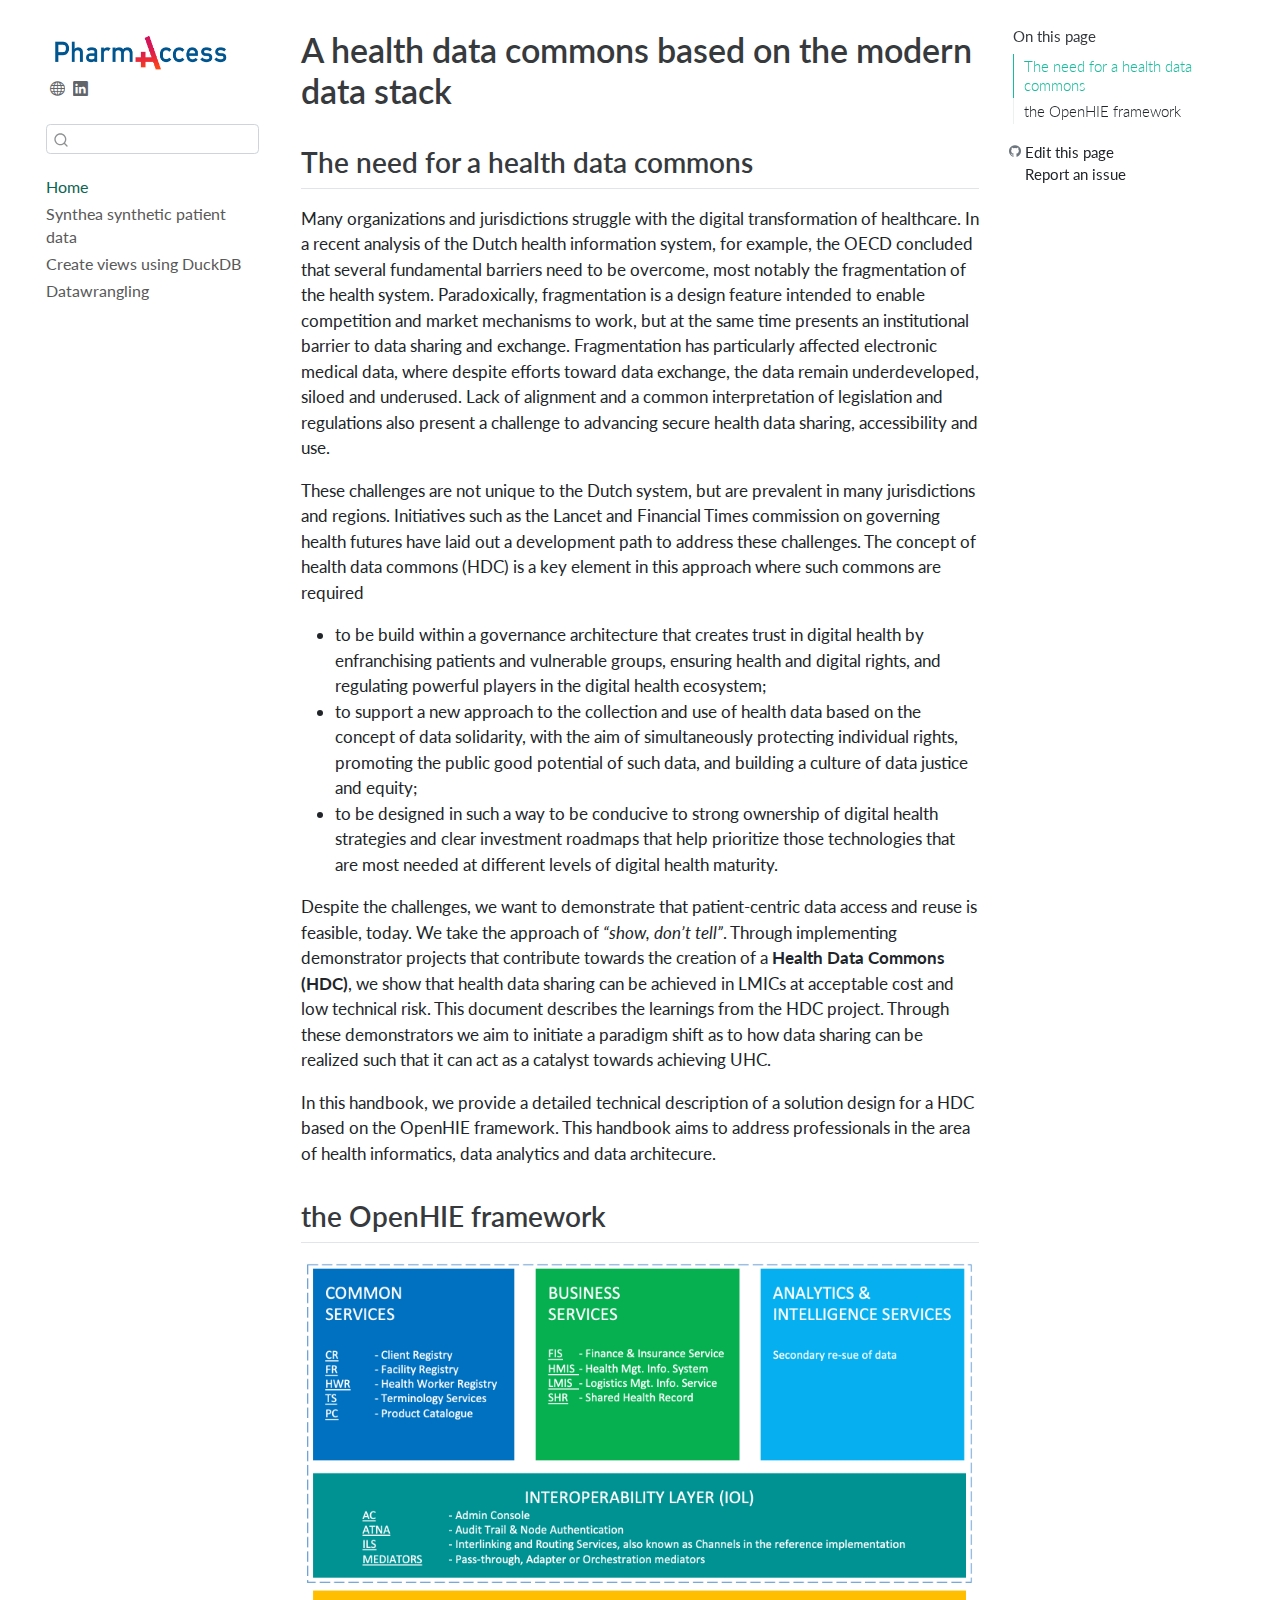
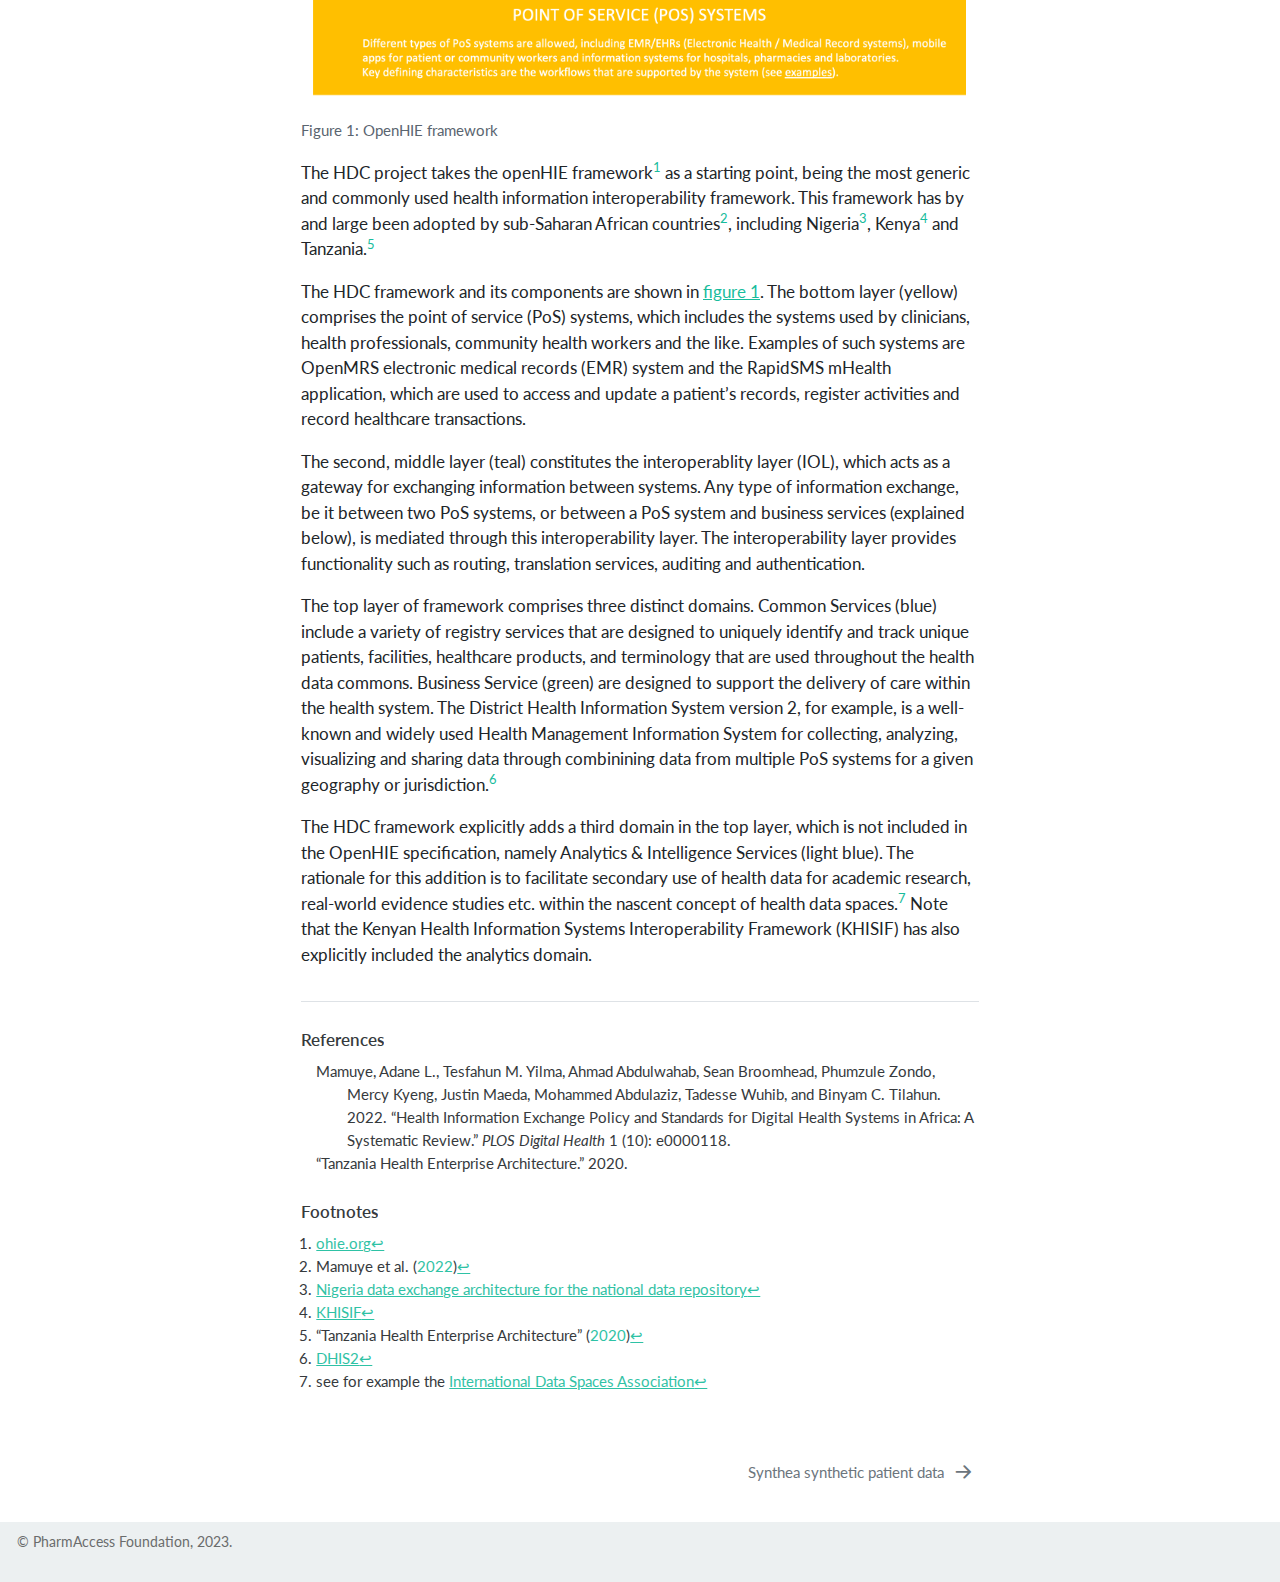
<file: src/index.html>
<!DOCTYPE html>
<html xmlns="http://www.w3.org/1999/xhtml" lang="en" xml:lang="en"><head>

<meta charset="utf-8">
<meta name="generator" content="quarto-1.3.450">

<meta name="viewport" content="width=device-width, initial-scale=1.0, user-scalable=yes">


<title>Data Analytics Handbook - A health data commons based on the modern data stack</title>
<style>
code{white-space: pre-wrap;}
span.smallcaps{font-variant: small-caps;}
div.columns{display: flex; gap: min(4vw, 1.5em);}
div.column{flex: auto; overflow-x: auto;}
div.hanging-indent{margin-left: 1.5em; text-indent: -1.5em;}
ul.task-list{list-style: none;}
ul.task-list li input[type="checkbox"] {
  width: 0.8em;
  margin: 0 0.8em 0.2em -1em; /* quarto-specific, see https://github.com/quarto-dev/quarto-cli/issues/4556 */ 
  vertical-align: middle;
}
/* CSS for citations */
div.csl-bib-body { }
div.csl-entry {
  clear: both;
}
.hanging-indent div.csl-entry {
  margin-left:2em;
  text-indent:-2em;
}
div.csl-left-margin {
  min-width:2em;
  float:left;
}
div.csl-right-inline {
  margin-left:2em;
  padding-left:1em;
}
div.csl-indent {
  margin-left: 2em;
}</style>


<script src="../site_libs/quarto-nav/quarto-nav.js"></script>
<script src="../site_libs/clipboard/clipboard.min.js"></script>
<script src="../site_libs/quarto-search/autocomplete.umd.js"></script>
<script src="../site_libs/quarto-search/fuse.min.js"></script>
<script src="../site_libs/quarto-search/quarto-search.js"></script>
<meta name="quarto:offset" content="../">
<link href="../src/synthea.html" rel="next">
<script src="../site_libs/quarto-html/quarto.js"></script>
<script src="../site_libs/quarto-html/popper.min.js"></script>
<script src="../site_libs/quarto-html/tippy.umd.min.js"></script>
<script src="../site_libs/quarto-html/anchor.min.js"></script>
<link href="../site_libs/quarto-html/tippy.css" rel="stylesheet">
<link href="../site_libs/quarto-html/quarto-syntax-highlighting.css" rel="stylesheet" id="quarto-text-highlighting-styles">
<script src="../site_libs/bootstrap/bootstrap.min.js"></script>
<link href="../site_libs/bootstrap/bootstrap-icons.css" rel="stylesheet">
<link href="../site_libs/bootstrap/bootstrap.min.css" rel="stylesheet" id="quarto-bootstrap" data-mode="light">
<script id="quarto-search-options" type="application/json">{
  "location": "sidebar",
  "copy-button": false,
  "collapse-after": 3,
  "panel-placement": "start",
  "type": "textbox",
  "limit": 20,
  "language": {
    "search-no-results-text": "No results",
    "search-matching-documents-text": "matching documents",
    "search-copy-link-title": "Copy link to search",
    "search-hide-matches-text": "Hide additional matches",
    "search-more-match-text": "more match in this document",
    "search-more-matches-text": "more matches in this document",
    "search-clear-button-title": "Clear",
    "search-detached-cancel-button-title": "Cancel",
    "search-submit-button-title": "Submit",
    "search-label": "Search"
  }
}</script>


</head>

<body class="nav-sidebar floating">

<div id="quarto-search-results"></div>
  <header id="quarto-header" class="headroom fixed-top">
  <nav class="quarto-secondary-nav">
    <div class="container-fluid d-flex">
      <button type="button" class="quarto-btn-toggle btn" data-bs-toggle="collapse" data-bs-target="#quarto-sidebar,#quarto-sidebar-glass" aria-controls="quarto-sidebar" aria-expanded="false" aria-label="Toggle sidebar navigation" onclick="if (window.quartoToggleHeadroom) { window.quartoToggleHeadroom(); }">
        <i class="bi bi-layout-text-sidebar-reverse"></i>
      </button>
      <nav class="quarto-page-breadcrumbs" aria-label="breadcrumb"><ol class="breadcrumb"><li class="breadcrumb-item"><a href="../src/index.html">Home</a></li></ol></nav>
      <a class="flex-grow-1" role="button" data-bs-toggle="collapse" data-bs-target="#quarto-sidebar,#quarto-sidebar-glass" aria-controls="quarto-sidebar" aria-expanded="false" aria-label="Toggle sidebar navigation" onclick="if (window.quartoToggleHeadroom) { window.quartoToggleHeadroom(); }">      
      </a>
      <button type="button" class="btn quarto-search-button" aria-label="" onclick="window.quartoOpenSearch();">
        <i class="bi bi-search"></i>
      </button>
    </div>
  </nav>
</header>
<!-- content -->
<div id="quarto-content" class="quarto-container page-columns page-rows-contents page-layout-article">
<!-- sidebar -->
  <nav id="quarto-sidebar" class="sidebar collapse collapse-horizontal sidebar-navigation floating overflow-auto">
    <div class="pt-lg-2 mt-2 text-left sidebar-header">
      <a href="../index.html" class="sidebar-logo-link">
      <img src="../logo-pharmaccess.png" alt="" class="sidebar-logo py-0 d-lg-inline d-none">
      </a>
      <div class="sidebar-tools-main">
    <a href="https://pharmaccess.org" rel="" title="https://pharmaccess.org" class="quarto-navigation-tool px-1" aria-label="https://pharmaccess.org"><i class="bi bi-globe"></i></a>
    <a href="https://www.linkedin.com/company/pharm-access-foundation/" rel="" title="LinkedIn company page" class="quarto-navigation-tool px-1" aria-label="LinkedIn company page"><i class="bi bi-linkedin"></i></a>
</div>
      </div>
        <div class="mt-2 flex-shrink-0 align-items-center">
        <div class="sidebar-search">
        <div id="quarto-search" class="" title="Search"></div>
        </div>
        </div>
    <div class="sidebar-menu-container"> 
    <ul class="list-unstyled mt-1">
        <li class="sidebar-item">
  <div class="sidebar-item-container"> 
  <a href="../src/index.html" class="sidebar-item-text sidebar-link active">
 <span class="menu-text">Home</span></a>
  </div>
</li>
        <li class="sidebar-item">
  <div class="sidebar-item-container"> 
  <a href="../src/synthea.html" class="sidebar-item-text sidebar-link">
 <span class="menu-text">Synthea synthetic patient data</span></a>
  </div>
</li>
        <li class="sidebar-item">
  <div class="sidebar-item-container"> 
  <a href="../src/duckdb.html" class="sidebar-item-text sidebar-link">
 <span class="menu-text">Create views using DuckDB</span></a>
  </div>
</li>
        <li class="sidebar-item">
  <div class="sidebar-item-container"> 
  <a href="../src/data-wrangling-libraries.html" class="sidebar-item-text sidebar-link">
 <span class="menu-text">Datawrangling</span></a>
  </div>
</li>
    </ul>
    </div>
</nav>
<div id="quarto-sidebar-glass" data-bs-toggle="collapse" data-bs-target="#quarto-sidebar,#quarto-sidebar-glass"></div>
<!-- margin-sidebar -->
    <div id="quarto-margin-sidebar" class="sidebar margin-sidebar">
        <nav id="TOC" role="doc-toc" class="toc-active">
    <h2 id="toc-title">On this page</h2>
   
  <ul>
  <li><a href="#the-need-for-a-health-data-commons" id="toc-the-need-for-a-health-data-commons" class="nav-link active" data-scroll-target="#the-need-for-a-health-data-commons">The need for a health data commons</a></li>
  <li><a href="#the-openhie-framework" id="toc-the-openhie-framework" class="nav-link" data-scroll-target="#the-openhie-framework">the OpenHIE framework</a></li>
  </ul>
<div class="toc-actions"><div><i class="bi bi-github"></i></div><div class="action-links"><p><a href="https://github.com/PharmAccess/hdc-data-analytics-handbook/edit/main/src/index.qmd" class="toc-action">Edit this page</a></p><p><a href="https://github.com/PharmAccess/hdc-data-analytics-handbook/issues/new" class="toc-action">Report an issue</a></p></div></div></nav>
    </div>
<!-- main -->
<main class="content" id="quarto-document-content">

<header id="title-block-header" class="quarto-title-block default">
<div class="quarto-title">
<h1 class="title">A health data commons based on the modern data stack</h1>
</div>



<div class="quarto-title-meta">

    
  
    
  </div>
  

</header>

<section id="the-need-for-a-health-data-commons" class="level2 unnumbered">
<h2 class="unnumbered anchored" data-anchor-id="the-need-for-a-health-data-commons">The need for a health data commons</h2>
<p>Many organizations and jurisdictions struggle with the digital transformation of healthcare. In a recent analysis of the Dutch health information system, for example, the OECD concluded that several fundamental barriers need to be overcome, most notably the fragmentation of the health system. Paradoxically, fragmentation is a design feature intended to enable competition and market mechanisms to work, but at the same time presents an institutional barrier to data sharing and exchange. Fragmentation has particularly affected electronic medical data, where despite efforts toward data exchange, the data remain underdeveloped, siloed and underused. Lack of alignment and a common interpretation of legislation and regulations also present a challenge to advancing secure health data sharing, accessibility and use.</p>
<p>These challenges are not unique to the Dutch system, but are prevalent in many jurisdictions and regions. Initiatives such as the Lancet and Financial Times commission on governing health futures have laid out a development path to address these challenges. The concept of health data commons (HDC) is a key element in this approach where such commons are required</p>
<ul>
<li>to be build within a governance architecture that creates trust in digital health by enfranchising patients and vulnerable groups, ensuring health and digital rights, and regulating powerful players in the digital health ecosystem;</li>
<li>to support a new approach to the collection and use of health data based on the concept of data solidarity, with the aim of simultaneously protecting individual rights, promoting the public good potential of such data, and building a culture of data justice and equity;</li>
<li>to be designed in such a way to be conducive to strong ownership of digital health strategies and clear investment roadmaps that help prioritize those technologies that are most needed at different levels of digital health maturity.</li>
</ul>
<p>Despite the challenges, we want to demonstrate that patient-centric data access and reuse is feasible, today. We take the approach of <em>“show, don’t tell”</em>. Through implementing demonstrator projects that contribute towards the creation of a <strong>Health Data Commons (HDC)</strong>, we show that health data sharing can be achieved in LMICs at acceptable cost and low technical risk. This document describes the learnings from the HDC project. Through these demonstrators we aim to initiate a paradigm shift as to how data sharing can be realized such that it can act as a catalyst towards achieving UHC.</p>
<p>In this handbook, we provide a detailed technical description of a solution design for a HDC based on the OpenHIE framework. This handbook aims to address professionals in the area of health informatics, data analytics and data architecure.</p>
</section>
<section id="the-openhie-framework" class="level2 unnumbered">
<h2 class="unnumbered anchored" data-anchor-id="the-openhie-framework">the OpenHIE framework</h2>
<div id="fig-openhie" class="quarto-figure quarto-figure-center anchored">
<figure class="figure">
<p><img src="images/openhie.png" class="img-fluid figure-img"></p>
<figcaption class="figure-caption">Figure&nbsp;1: OpenHIE framework</figcaption>
</figure>
</div>
<p>The HDC project takes the openHIE framework<a href="#fn1" class="footnote-ref" id="fnref1" role="doc-noteref"><sup>1</sup></a> as a starting point, being the most generic and commonly used health information interoperability framework. This framework has by and large been adopted by sub-Saharan African countries<a href="#fn2" class="footnote-ref" id="fnref2" role="doc-noteref"><sup>2</sup></a>, including Nigeria<a href="#fn3" class="footnote-ref" id="fnref3" role="doc-noteref"><sup>3</sup></a>, Kenya<a href="#fn4" class="footnote-ref" id="fnref4" role="doc-noteref"><sup>4</sup></a> and Tanzania.<a href="#fn5" class="footnote-ref" id="fnref5" role="doc-noteref"><sup>5</sup></a></p>
<p>The HDC framework and its components are shown in <a href="#fig-openhie">figure&nbsp;1</a>. The bottom layer (yellow) comprises the point of service (PoS) systems, which includes the systems used by clinicians, health professionals, community health workers and the like. Examples of such systems are OpenMRS electronic medical records (EMR) system and the RapidSMS mHealth application, which are used to access and update a patient’s records, register activities and record healthcare transactions.</p>
<p>The second, middle layer (teal) constitutes the interoperablity layer (IOL), which acts as a gateway for exchanging information between systems. Any type of information exchange, be it between two PoS systems, or between a PoS system and business services (explained below), is mediated through this interoperability layer. The interoperability layer provides functionality such as routing, translation services, auditing and authentication.</p>
<p>The top layer of framework comprises three distinct domains. Common Services (blue) include a variety of registry services that are designed to uniquely identify and track unique patients, facilities, healthcare products, and terminology that are used throughout the health data commons. Business Service (green) are designed to support the delivery of care within the health system. The District Health Information System version 2, for example, is a well-known and widely used Health Management Information System for collecting, analyzing, visualizing and sharing data through combinining data from multiple PoS systems for a given geography or jurisdiction.<a href="#fn6" class="footnote-ref" id="fnref6" role="doc-noteref"><sup>6</sup></a></p>
<p>The HDC framework explicitly adds a third domain in the top layer, which is not included in the OpenHIE specification, namely Analytics &amp; Intelligence Services (light blue). The rationale for this addition is to facilitate secondary use of health data for academic research, real-world evidence studies etc. within the nascent concept of health data spaces.<a href="#fn7" class="footnote-ref" id="fnref7" role="doc-noteref"><sup>7</sup></a> Note that the Kenyan Health Information Systems Interoperability Framework (KHISIF) has also explicitly included the analytics domain.</p>



</section>


<div id="quarto-appendix" class="default"><section class="quarto-appendix-contents" role="doc-bibliography"><h2 class="anchored quarto-appendix-heading">References</h2><div id="refs" class="references csl-bib-body hanging-indent" role="list">
<div id="ref-mamuye2022health" class="csl-entry" role="listitem">
Mamuye, Adane L., Tesfahun M. Yilma, Ahmad Abdulwahab, Sean Broomhead, Phumzule Zondo, Mercy Kyeng, Justin Maeda, Mohammed Abdulaziz, Tadesse Wuhib, and Binyam C. Tilahun. 2022. <span>“Health Information Exchange Policy and Standards for Digital Health Systems in Africa: <span>A</span> Systematic Review.”</span> <em>PLOS Digital Health</em> 1 (10): e0000118.
</div>
<div id="ref-tzhea2020" class="csl-entry" role="listitem">
<span>“Tanzania <span>Health Enterprise Architecture</span>.”</span> 2020.
</div>
</div></section><section id="footnotes" class="footnotes footnotes-end-of-document" role="doc-endnotes"><h2 class="anchored quarto-appendix-heading">Footnotes</h2>

<ol>
<li id="fn1"><p><a href="https://ohie.org">ohie.org</a><a href="#fnref1" class="footnote-back" role="doc-backlink">↩︎</a></p></li>
<li id="fn2"><p><span class="citation" data-cites="mamuye2022health">Mamuye et al. (<a href="#ref-mamuye2022health" role="doc-biblioref">2022</a>)</span><a href="#fnref2" class="footnote-back" role="doc-backlink">↩︎</a></p></li>
<li id="fn3"><p><a href="https://ohie.org/impact-stories/nigeria-data-exchange-architecture-for-the-national-data-repository/">Nigeria data exchange architecture for the national data repository</a><a href="#fnref3" class="footnote-back" role="doc-backlink">↩︎</a></p></li>
<li id="fn4"><p><a href="https://www.data4sdgs.org/sites/default/files/services_files/Kenya%20Health%20Information%20Systems%20Interoperability%20Framework.pdf">KHISIF</a><a href="#fnref4" class="footnote-back" role="doc-backlink">↩︎</a></p></li>
<li id="fn5"><p><span class="citation" data-cites="tzhea2020"><span>“Tanzania <span>Health Enterprise Architecture</span>”</span> (<a href="#ref-tzhea2020" role="doc-biblioref">2020</a>)</span><a href="#fnref5" class="footnote-back" role="doc-backlink">↩︎</a></p></li>
<li id="fn6"><p><a href="https://dhis2.org/">DHIS2</a><a href="#fnref6" class="footnote-back" role="doc-backlink">↩︎</a></p></li>
<li id="fn7"><p>see for example the <a href="https://internationaldataspaces.org/">International Data Spaces Association</a><a href="#fnref7" class="footnote-back" role="doc-backlink">↩︎</a></p></li>
</ol>
</section></div></main> <!-- /main -->
<script id="quarto-html-after-body" type="application/javascript">
window.document.addEventListener("DOMContentLoaded", function (event) {
  const toggleBodyColorMode = (bsSheetEl) => {
    const mode = bsSheetEl.getAttribute("data-mode");
    const bodyEl = window.document.querySelector("body");
    if (mode === "dark") {
      bodyEl.classList.add("quarto-dark");
      bodyEl.classList.remove("quarto-light");
    } else {
      bodyEl.classList.add("quarto-light");
      bodyEl.classList.remove("quarto-dark");
    }
  }
  const toggleBodyColorPrimary = () => {
    const bsSheetEl = window.document.querySelector("link#quarto-bootstrap");
    if (bsSheetEl) {
      toggleBodyColorMode(bsSheetEl);
    }
  }
  toggleBodyColorPrimary();  
  const icon = "";
  const anchorJS = new window.AnchorJS();
  anchorJS.options = {
    placement: 'right',
    icon: icon
  };
  anchorJS.add('.anchored');
  const isCodeAnnotation = (el) => {
    for (const clz of el.classList) {
      if (clz.startsWith('code-annotation-')) {                     
        return true;
      }
    }
    return false;
  }
  const clipboard = new window.ClipboardJS('.code-copy-button', {
    text: function(trigger) {
      const codeEl = trigger.previousElementSibling.cloneNode(true);
      for (const childEl of codeEl.children) {
        if (isCodeAnnotation(childEl)) {
          childEl.remove();
        }
      }
      return codeEl.innerText;
    }
  });
  clipboard.on('success', function(e) {
    // button target
    const button = e.trigger;
    // don't keep focus
    button.blur();
    // flash "checked"
    button.classList.add('code-copy-button-checked');
    var currentTitle = button.getAttribute("title");
    button.setAttribute("title", "Copied!");
    let tooltip;
    if (window.bootstrap) {
      button.setAttribute("data-bs-toggle", "tooltip");
      button.setAttribute("data-bs-placement", "left");
      button.setAttribute("data-bs-title", "Copied!");
      tooltip = new bootstrap.Tooltip(button, 
        { trigger: "manual", 
          customClass: "code-copy-button-tooltip",
          offset: [0, -8]});
      tooltip.show();    
    }
    setTimeout(function() {
      if (tooltip) {
        tooltip.hide();
        button.removeAttribute("data-bs-title");
        button.removeAttribute("data-bs-toggle");
        button.removeAttribute("data-bs-placement");
      }
      button.setAttribute("title", currentTitle);
      button.classList.remove('code-copy-button-checked');
    }, 1000);
    // clear code selection
    e.clearSelection();
  });
  function tippyHover(el, contentFn) {
    const config = {
      allowHTML: true,
      content: contentFn,
      maxWidth: 500,
      delay: 100,
      arrow: false,
      appendTo: function(el) {
          return el.parentElement;
      },
      interactive: true,
      interactiveBorder: 10,
      theme: 'quarto',
      placement: 'bottom-start'
    };
    window.tippy(el, config); 
  }
  const noterefs = window.document.querySelectorAll('a[role="doc-noteref"]');
  for (var i=0; i<noterefs.length; i++) {
    const ref = noterefs[i];
    tippyHover(ref, function() {
      // use id or data attribute instead here
      let href = ref.getAttribute('data-footnote-href') || ref.getAttribute('href');
      try { href = new URL(href).hash; } catch {}
      const id = href.replace(/^#\/?/, "");
      const note = window.document.getElementById(id);
      return note.innerHTML;
    });
  }
      let selectedAnnoteEl;
      const selectorForAnnotation = ( cell, annotation) => {
        let cellAttr = 'data-code-cell="' + cell + '"';
        let lineAttr = 'data-code-annotation="' +  annotation + '"';
        const selector = 'span[' + cellAttr + '][' + lineAttr + ']';
        return selector;
      }
      const selectCodeLines = (annoteEl) => {
        const doc = window.document;
        const targetCell = annoteEl.getAttribute("data-target-cell");
        const targetAnnotation = annoteEl.getAttribute("data-target-annotation");
        const annoteSpan = window.document.querySelector(selectorForAnnotation(targetCell, targetAnnotation));
        const lines = annoteSpan.getAttribute("data-code-lines").split(",");
        const lineIds = lines.map((line) => {
          return targetCell + "-" + line;
        })
        let top = null;
        let height = null;
        let parent = null;
        if (lineIds.length > 0) {
            //compute the position of the single el (top and bottom and make a div)
            const el = window.document.getElementById(lineIds[0]);
            top = el.offsetTop;
            height = el.offsetHeight;
            parent = el.parentElement.parentElement;
          if (lineIds.length > 1) {
            const lastEl = window.document.getElementById(lineIds[lineIds.length - 1]);
            const bottom = lastEl.offsetTop + lastEl.offsetHeight;
            height = bottom - top;
          }
          if (top !== null && height !== null && parent !== null) {
            // cook up a div (if necessary) and position it 
            let div = window.document.getElementById("code-annotation-line-highlight");
            if (div === null) {
              div = window.document.createElement("div");
              div.setAttribute("id", "code-annotation-line-highlight");
              div.style.position = 'absolute';
              parent.appendChild(div);
            }
            div.style.top = top - 2 + "px";
            div.style.height = height + 4 + "px";
            let gutterDiv = window.document.getElementById("code-annotation-line-highlight-gutter");
            if (gutterDiv === null) {
              gutterDiv = window.document.createElement("div");
              gutterDiv.setAttribute("id", "code-annotation-line-highlight-gutter");
              gutterDiv.style.position = 'absolute';
              const codeCell = window.document.getElementById(targetCell);
              const gutter = codeCell.querySelector('.code-annotation-gutter');
              gutter.appendChild(gutterDiv);
            }
            gutterDiv.style.top = top - 2 + "px";
            gutterDiv.style.height = height + 4 + "px";
          }
          selectedAnnoteEl = annoteEl;
        }
      };
      const unselectCodeLines = () => {
        const elementsIds = ["code-annotation-line-highlight", "code-annotation-line-highlight-gutter"];
        elementsIds.forEach((elId) => {
          const div = window.document.getElementById(elId);
          if (div) {
            div.remove();
          }
        });
        selectedAnnoteEl = undefined;
      };
      // Attach click handler to the DT
      const annoteDls = window.document.querySelectorAll('dt[data-target-cell]');
      for (const annoteDlNode of annoteDls) {
        annoteDlNode.addEventListener('click', (event) => {
          const clickedEl = event.target;
          if (clickedEl !== selectedAnnoteEl) {
            unselectCodeLines();
            const activeEl = window.document.querySelector('dt[data-target-cell].code-annotation-active');
            if (activeEl) {
              activeEl.classList.remove('code-annotation-active');
            }
            selectCodeLines(clickedEl);
            clickedEl.classList.add('code-annotation-active');
          } else {
            // Unselect the line
            unselectCodeLines();
            clickedEl.classList.remove('code-annotation-active');
          }
        });
      }
  const findCites = (el) => {
    const parentEl = el.parentElement;
    if (parentEl) {
      const cites = parentEl.dataset.cites;
      if (cites) {
        return {
          el,
          cites: cites.split(' ')
        };
      } else {
        return findCites(el.parentElement)
      }
    } else {
      return undefined;
    }
  };
  var bibliorefs = window.document.querySelectorAll('a[role="doc-biblioref"]');
  for (var i=0; i<bibliorefs.length; i++) {
    const ref = bibliorefs[i];
    const citeInfo = findCites(ref);
    if (citeInfo) {
      tippyHover(citeInfo.el, function() {
        var popup = window.document.createElement('div');
        citeInfo.cites.forEach(function(cite) {
          var citeDiv = window.document.createElement('div');
          citeDiv.classList.add('hanging-indent');
          citeDiv.classList.add('csl-entry');
          var biblioDiv = window.document.getElementById('ref-' + cite);
          if (biblioDiv) {
            citeDiv.innerHTML = biblioDiv.innerHTML;
          }
          popup.appendChild(citeDiv);
        });
        return popup.innerHTML;
      });
    }
  }
});
</script>
<nav class="page-navigation">
  <div class="nav-page nav-page-previous">
  </div>
  <div class="nav-page nav-page-next">
      <a href="../src/synthea.html" class="pagination-link">
        <span class="nav-page-text">Synthea synthetic patient data</span> <i class="bi bi-arrow-right-short"></i>
      </a>
  </div>
</nav>
</div> <!-- /content -->
<footer class="footer">
  <div class="nav-footer">
    <div class="nav-footer-left">© PharmAccess Foundation, 2023.</div>   
    <div class="nav-footer-center">
      &nbsp;
    </div>
    <div class="nav-footer-right">
      &nbsp;
    </div>
  </div>
</footer>



</body></html>
</file>
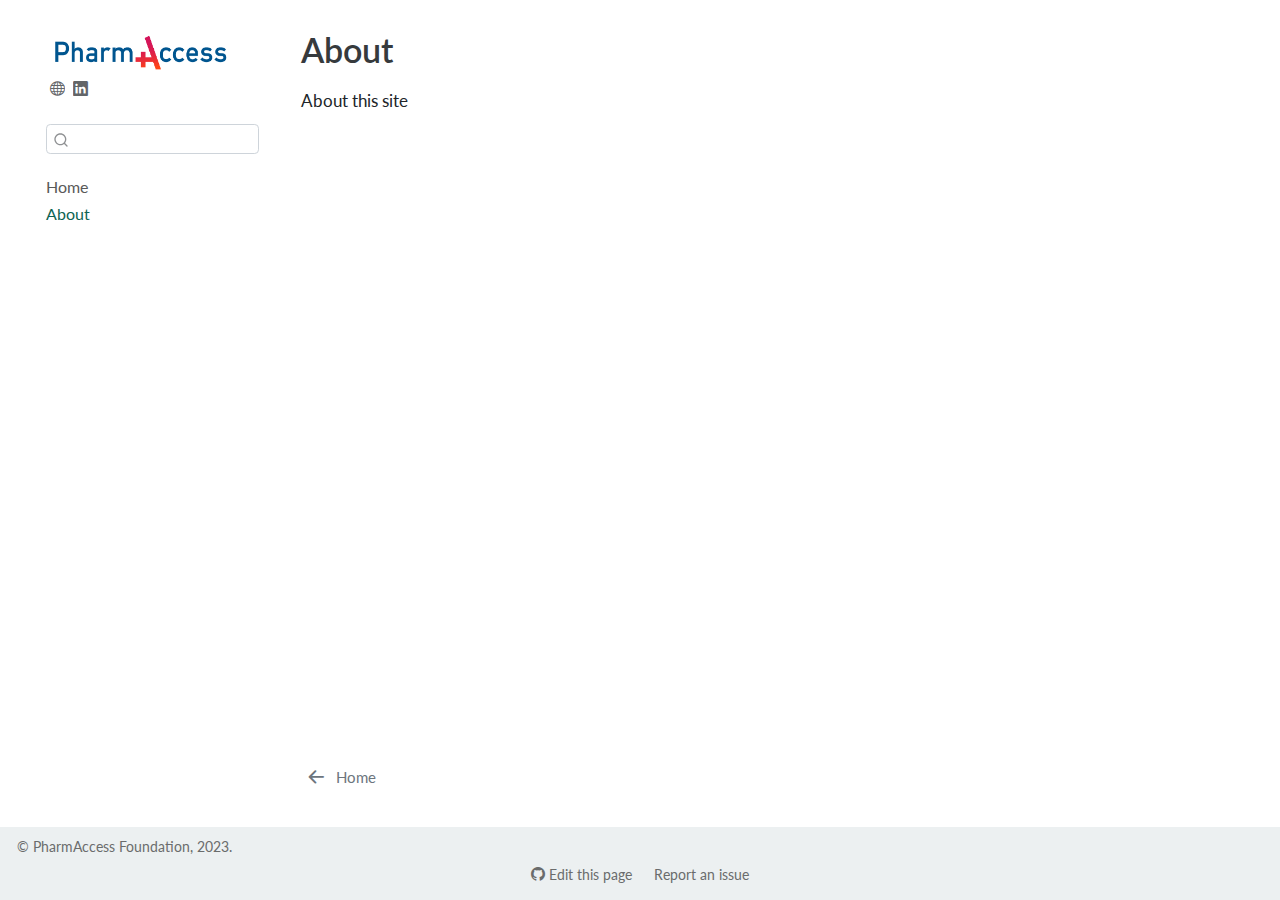
<file: about.html>
<!DOCTYPE html>
<html xmlns="http://www.w3.org/1999/xhtml" lang="en" xml:lang="en"><head>

<meta charset="utf-8">
<meta name="generator" content="quarto-1.3.450">

<meta name="viewport" content="width=device-width, initial-scale=1.0, user-scalable=yes">


<title>Data Analytics Handbook - About</title>
<style>
code{white-space: pre-wrap;}
span.smallcaps{font-variant: small-caps;}
div.columns{display: flex; gap: min(4vw, 1.5em);}
div.column{flex: auto; overflow-x: auto;}
div.hanging-indent{margin-left: 1.5em; text-indent: -1.5em;}
ul.task-list{list-style: none;}
ul.task-list li input[type="checkbox"] {
  width: 0.8em;
  margin: 0 0.8em 0.2em -1em; /* quarto-specific, see https://github.com/quarto-dev/quarto-cli/issues/4556 */ 
  vertical-align: middle;
}
</style>


<script src="site_libs/quarto-nav/quarto-nav.js"></script>
<script src="site_libs/clipboard/clipboard.min.js"></script>
<script src="site_libs/quarto-search/autocomplete.umd.js"></script>
<script src="site_libs/quarto-search/fuse.min.js"></script>
<script src="site_libs/quarto-search/quarto-search.js"></script>
<meta name="quarto:offset" content="./">
<link href="./index.html" rel="prev">
<script src="site_libs/quarto-html/quarto.js"></script>
<script src="site_libs/quarto-html/popper.min.js"></script>
<script src="site_libs/quarto-html/tippy.umd.min.js"></script>
<script src="site_libs/quarto-html/anchor.min.js"></script>
<link href="site_libs/quarto-html/tippy.css" rel="stylesheet">
<link href="site_libs/quarto-html/quarto-syntax-highlighting.css" rel="stylesheet" id="quarto-text-highlighting-styles">
<script src="site_libs/bootstrap/bootstrap.min.js"></script>
<link href="site_libs/bootstrap/bootstrap-icons.css" rel="stylesheet">
<link href="site_libs/bootstrap/bootstrap.min.css" rel="stylesheet" id="quarto-bootstrap" data-mode="light">
<script id="quarto-search-options" type="application/json">{
  "location": "sidebar",
  "copy-button": false,
  "collapse-after": 3,
  "panel-placement": "start",
  "type": "textbox",
  "limit": 20,
  "language": {
    "search-no-results-text": "No results",
    "search-matching-documents-text": "matching documents",
    "search-copy-link-title": "Copy link to search",
    "search-hide-matches-text": "Hide additional matches",
    "search-more-match-text": "more match in this document",
    "search-more-matches-text": "more matches in this document",
    "search-clear-button-title": "Clear",
    "search-detached-cancel-button-title": "Cancel",
    "search-submit-button-title": "Submit",
    "search-label": "Search"
  }
}</script>


</head>

<body class="nav-sidebar floating">

<div id="quarto-search-results"></div>
  <header id="quarto-header" class="headroom fixed-top">
  <nav class="quarto-secondary-nav">
    <div class="container-fluid d-flex">
      <button type="button" class="quarto-btn-toggle btn" data-bs-toggle="collapse" data-bs-target="#quarto-sidebar,#quarto-sidebar-glass" aria-controls="quarto-sidebar" aria-expanded="false" aria-label="Toggle sidebar navigation" onclick="if (window.quartoToggleHeadroom) { window.quartoToggleHeadroom(); }">
        <i class="bi bi-layout-text-sidebar-reverse"></i>
      </button>
      <nav class="quarto-page-breadcrumbs" aria-label="breadcrumb"><ol class="breadcrumb"><li class="breadcrumb-item"><a href="./about.html">About</a></li></ol></nav>
      <a class="flex-grow-1" role="button" data-bs-toggle="collapse" data-bs-target="#quarto-sidebar,#quarto-sidebar-glass" aria-controls="quarto-sidebar" aria-expanded="false" aria-label="Toggle sidebar navigation" onclick="if (window.quartoToggleHeadroom) { window.quartoToggleHeadroom(); }">      
      </a>
      <button type="button" class="btn quarto-search-button" aria-label="" onclick="window.quartoOpenSearch();">
        <i class="bi bi-search"></i>
      </button>
    </div>
  </nav>
</header>
<!-- content -->
<div id="quarto-content" class="quarto-container page-columns page-rows-contents page-layout-article">
<!-- sidebar -->
  <nav id="quarto-sidebar" class="sidebar collapse collapse-horizontal sidebar-navigation floating overflow-auto">
    <div class="pt-lg-2 mt-2 text-left sidebar-header">
      <a href="./index.html" class="sidebar-logo-link">
      <img src="./logo-pharmaccess.png" alt="" class="sidebar-logo py-0 d-lg-inline d-none">
      </a>
      <div class="sidebar-tools-main">
    <a href="https://pharmaccess.org" rel="" title="https://pharmaccess.org" class="quarto-navigation-tool px-1" aria-label="https://pharmaccess.org"><i class="bi bi-globe"></i></a>
    <a href="https://www.linkedin.com/company/pharm-access-foundation/" rel="" title="LinkedIn company page" class="quarto-navigation-tool px-1" aria-label="LinkedIn company page"><i class="bi bi-linkedin"></i></a>
</div>
      </div>
        <div class="mt-2 flex-shrink-0 align-items-center">
        <div class="sidebar-search">
        <div id="quarto-search" class="" title="Search"></div>
        </div>
        </div>
    <div class="sidebar-menu-container"> 
    <ul class="list-unstyled mt-1">
        <li class="sidebar-item">
  <div class="sidebar-item-container"> 
  <a href="./index.html" class="sidebar-item-text sidebar-link">
 <span class="menu-text">Home</span></a>
  </div>
</li>
        <li class="sidebar-item">
  <div class="sidebar-item-container"> 
  <a href="./about.html" class="sidebar-item-text sidebar-link active">
 <span class="menu-text">About</span></a>
  </div>
</li>
    </ul>
    </div>
</nav>
<div id="quarto-sidebar-glass" data-bs-toggle="collapse" data-bs-target="#quarto-sidebar,#quarto-sidebar-glass"></div>
<!-- margin-sidebar -->
    <div id="quarto-margin-sidebar" class="sidebar margin-sidebar">
        
    </div>
<!-- main -->
<main class="content" id="quarto-document-content">

<header id="title-block-header" class="quarto-title-block default">
<div class="quarto-title">
<h1 class="title">About</h1>
</div>



<div class="quarto-title-meta">

    
  
    
  </div>
  

</header>

<p>About this site</p>



</main> <!-- /main -->
<script id="quarto-html-after-body" type="application/javascript">
window.document.addEventListener("DOMContentLoaded", function (event) {
  const toggleBodyColorMode = (bsSheetEl) => {
    const mode = bsSheetEl.getAttribute("data-mode");
    const bodyEl = window.document.querySelector("body");
    if (mode === "dark") {
      bodyEl.classList.add("quarto-dark");
      bodyEl.classList.remove("quarto-light");
    } else {
      bodyEl.classList.add("quarto-light");
      bodyEl.classList.remove("quarto-dark");
    }
  }
  const toggleBodyColorPrimary = () => {
    const bsSheetEl = window.document.querySelector("link#quarto-bootstrap");
    if (bsSheetEl) {
      toggleBodyColorMode(bsSheetEl);
    }
  }
  toggleBodyColorPrimary();  
  const icon = "";
  const anchorJS = new window.AnchorJS();
  anchorJS.options = {
    placement: 'right',
    icon: icon
  };
  anchorJS.add('.anchored');
  const isCodeAnnotation = (el) => {
    for (const clz of el.classList) {
      if (clz.startsWith('code-annotation-')) {                     
        return true;
      }
    }
    return false;
  }
  const clipboard = new window.ClipboardJS('.code-copy-button', {
    text: function(trigger) {
      const codeEl = trigger.previousElementSibling.cloneNode(true);
      for (const childEl of codeEl.children) {
        if (isCodeAnnotation(childEl)) {
          childEl.remove();
        }
      }
      return codeEl.innerText;
    }
  });
  clipboard.on('success', function(e) {
    // button target
    const button = e.trigger;
    // don't keep focus
    button.blur();
    // flash "checked"
    button.classList.add('code-copy-button-checked');
    var currentTitle = button.getAttribute("title");
    button.setAttribute("title", "Copied!");
    let tooltip;
    if (window.bootstrap) {
      button.setAttribute("data-bs-toggle", "tooltip");
      button.setAttribute("data-bs-placement", "left");
      button.setAttribute("data-bs-title", "Copied!");
      tooltip = new bootstrap.Tooltip(button, 
        { trigger: "manual", 
          customClass: "code-copy-button-tooltip",
          offset: [0, -8]});
      tooltip.show();    
    }
    setTimeout(function() {
      if (tooltip) {
        tooltip.hide();
        button.removeAttribute("data-bs-title");
        button.removeAttribute("data-bs-toggle");
        button.removeAttribute("data-bs-placement");
      }
      button.setAttribute("title", currentTitle);
      button.classList.remove('code-copy-button-checked');
    }, 1000);
    // clear code selection
    e.clearSelection();
  });
  function tippyHover(el, contentFn) {
    const config = {
      allowHTML: true,
      content: contentFn,
      maxWidth: 500,
      delay: 100,
      arrow: false,
      appendTo: function(el) {
          return el.parentElement;
      },
      interactive: true,
      interactiveBorder: 10,
      theme: 'quarto',
      placement: 'bottom-start'
    };
    window.tippy(el, config); 
  }
  const noterefs = window.document.querySelectorAll('a[role="doc-noteref"]');
  for (var i=0; i<noterefs.length; i++) {
    const ref = noterefs[i];
    tippyHover(ref, function() {
      // use id or data attribute instead here
      let href = ref.getAttribute('data-footnote-href') || ref.getAttribute('href');
      try { href = new URL(href).hash; } catch {}
      const id = href.replace(/^#\/?/, "");
      const note = window.document.getElementById(id);
      return note.innerHTML;
    });
  }
      let selectedAnnoteEl;
      const selectorForAnnotation = ( cell, annotation) => {
        let cellAttr = 'data-code-cell="' + cell + '"';
        let lineAttr = 'data-code-annotation="' +  annotation + '"';
        const selector = 'span[' + cellAttr + '][' + lineAttr + ']';
        return selector;
      }
      const selectCodeLines = (annoteEl) => {
        const doc = window.document;
        const targetCell = annoteEl.getAttribute("data-target-cell");
        const targetAnnotation = annoteEl.getAttribute("data-target-annotation");
        const annoteSpan = window.document.querySelector(selectorForAnnotation(targetCell, targetAnnotation));
        const lines = annoteSpan.getAttribute("data-code-lines").split(",");
        const lineIds = lines.map((line) => {
          return targetCell + "-" + line;
        })
        let top = null;
        let height = null;
        let parent = null;
        if (lineIds.length > 0) {
            //compute the position of the single el (top and bottom and make a div)
            const el = window.document.getElementById(lineIds[0]);
            top = el.offsetTop;
            height = el.offsetHeight;
            parent = el.parentElement.parentElement;
          if (lineIds.length > 1) {
            const lastEl = window.document.getElementById(lineIds[lineIds.length - 1]);
            const bottom = lastEl.offsetTop + lastEl.offsetHeight;
            height = bottom - top;
          }
          if (top !== null && height !== null && parent !== null) {
            // cook up a div (if necessary) and position it 
            let div = window.document.getElementById("code-annotation-line-highlight");
            if (div === null) {
              div = window.document.createElement("div");
              div.setAttribute("id", "code-annotation-line-highlight");
              div.style.position = 'absolute';
              parent.appendChild(div);
            }
            div.style.top = top - 2 + "px";
            div.style.height = height + 4 + "px";
            let gutterDiv = window.document.getElementById("code-annotation-line-highlight-gutter");
            if (gutterDiv === null) {
              gutterDiv = window.document.createElement("div");
              gutterDiv.setAttribute("id", "code-annotation-line-highlight-gutter");
              gutterDiv.style.position = 'absolute';
              const codeCell = window.document.getElementById(targetCell);
              const gutter = codeCell.querySelector('.code-annotation-gutter');
              gutter.appendChild(gutterDiv);
            }
            gutterDiv.style.top = top - 2 + "px";
            gutterDiv.style.height = height + 4 + "px";
          }
          selectedAnnoteEl = annoteEl;
        }
      };
      const unselectCodeLines = () => {
        const elementsIds = ["code-annotation-line-highlight", "code-annotation-line-highlight-gutter"];
        elementsIds.forEach((elId) => {
          const div = window.document.getElementById(elId);
          if (div) {
            div.remove();
          }
        });
        selectedAnnoteEl = undefined;
      };
      // Attach click handler to the DT
      const annoteDls = window.document.querySelectorAll('dt[data-target-cell]');
      for (const annoteDlNode of annoteDls) {
        annoteDlNode.addEventListener('click', (event) => {
          const clickedEl = event.target;
          if (clickedEl !== selectedAnnoteEl) {
            unselectCodeLines();
            const activeEl = window.document.querySelector('dt[data-target-cell].code-annotation-active');
            if (activeEl) {
              activeEl.classList.remove('code-annotation-active');
            }
            selectCodeLines(clickedEl);
            clickedEl.classList.add('code-annotation-active');
          } else {
            // Unselect the line
            unselectCodeLines();
            clickedEl.classList.remove('code-annotation-active');
          }
        });
      }
  const findCites = (el) => {
    const parentEl = el.parentElement;
    if (parentEl) {
      const cites = parentEl.dataset.cites;
      if (cites) {
        return {
          el,
          cites: cites.split(' ')
        };
      } else {
        return findCites(el.parentElement)
      }
    } else {
      return undefined;
    }
  };
  var bibliorefs = window.document.querySelectorAll('a[role="doc-biblioref"]');
  for (var i=0; i<bibliorefs.length; i++) {
    const ref = bibliorefs[i];
    const citeInfo = findCites(ref);
    if (citeInfo) {
      tippyHover(citeInfo.el, function() {
        var popup = window.document.createElement('div');
        citeInfo.cites.forEach(function(cite) {
          var citeDiv = window.document.createElement('div');
          citeDiv.classList.add('hanging-indent');
          citeDiv.classList.add('csl-entry');
          var biblioDiv = window.document.getElementById('ref-' + cite);
          if (biblioDiv) {
            citeDiv.innerHTML = biblioDiv.innerHTML;
          }
          popup.appendChild(citeDiv);
        });
        return popup.innerHTML;
      });
    }
  }
});
</script>
<nav class="page-navigation">
  <div class="nav-page nav-page-previous">
      <a href="./index.html" class="pagination-link">
        <i class="bi bi-arrow-left-short"></i> <span class="nav-page-text">Home</span>
      </a>          
  </div>
  <div class="nav-page nav-page-next">
  </div>
</nav>
</div> <!-- /content -->
<footer class="footer">
  <div class="nav-footer">
    <div class="nav-footer-left">© PharmAccess Foundation, 2023.</div>   
    <div class="nav-footer-center">
      &nbsp;
    <div class="toc-actions"><div><i class="bi bi-github"></i></div><div class="action-links"><p><a href="https://github.com/PharmAccess/hdc-data-analytics-handbook/edit/main/about.qmd" class="toc-action">Edit this page</a></p><p><a href="https://github.com/PharmAccess/hdc-data-analytics-handbook/issues/new" class="toc-action">Report an issue</a></p></div></div></div>
    <div class="nav-footer-right">
      &nbsp;
    </div>
  </div>
</footer>



</body></html>
</file>
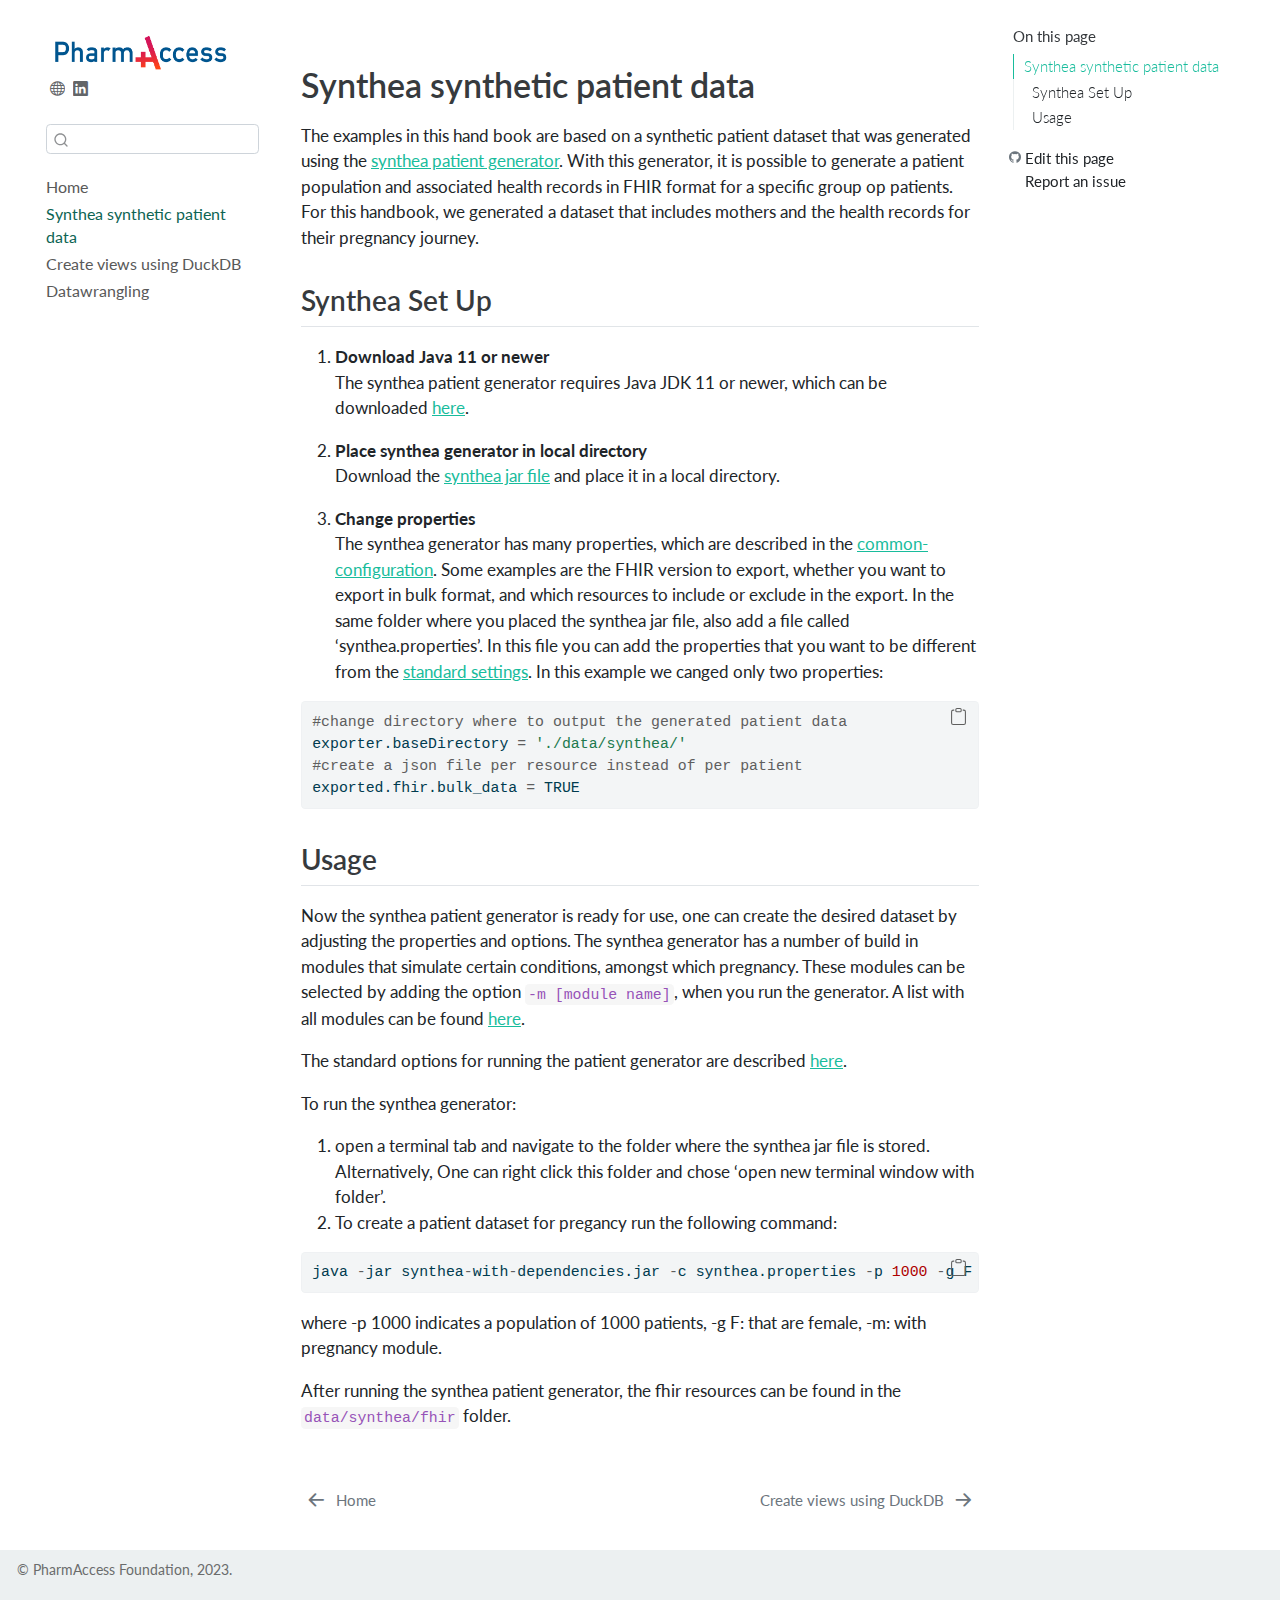
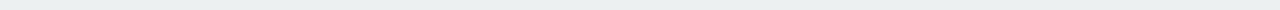
<file: src/synthea.html>
<!DOCTYPE html>
<html xmlns="http://www.w3.org/1999/xhtml" lang="en" xml:lang="en"><head>

<meta charset="utf-8">
<meta name="generator" content="quarto-1.3.450">

<meta name="viewport" content="width=device-width, initial-scale=1.0, user-scalable=yes">


<title>Data Analytics Handbook – synthea</title>
<style>
code{white-space: pre-wrap;}
span.smallcaps{font-variant: small-caps;}
div.columns{display: flex; gap: min(4vw, 1.5em);}
div.column{flex: auto; overflow-x: auto;}
div.hanging-indent{margin-left: 1.5em; text-indent: -1.5em;}
ul.task-list{list-style: none;}
ul.task-list li input[type="checkbox"] {
  width: 0.8em;
  margin: 0 0.8em 0.2em -1em; /* quarto-specific, see https://github.com/quarto-dev/quarto-cli/issues/4556 */ 
  vertical-align: middle;
}
/* CSS for syntax highlighting */
pre > code.sourceCode { white-space: pre; position: relative; }
pre > code.sourceCode > span { display: inline-block; line-height: 1.25; }
pre > code.sourceCode > span:empty { height: 1.2em; }
.sourceCode { overflow: visible; }
code.sourceCode > span { color: inherit; text-decoration: inherit; }
div.sourceCode { margin: 1em 0; }
pre.sourceCode { margin: 0; }
@media screen {
div.sourceCode { overflow: auto; }
}
@media print {
pre > code.sourceCode { white-space: pre-wrap; }
pre > code.sourceCode > span { text-indent: -5em; padding-left: 5em; }
}
pre.numberSource code
  { counter-reset: source-line 0; }
pre.numberSource code > span
  { position: relative; left: -4em; counter-increment: source-line; }
pre.numberSource code > span > a:first-child::before
  { content: counter(source-line);
    position: relative; left: -1em; text-align: right; vertical-align: baseline;
    border: none; display: inline-block;
    -webkit-touch-callout: none; -webkit-user-select: none;
    -khtml-user-select: none; -moz-user-select: none;
    -ms-user-select: none; user-select: none;
    padding: 0 4px; width: 4em;
  }
pre.numberSource { margin-left: 3em;  padding-left: 4px; }
div.sourceCode
  {   }
@media screen {
pre > code.sourceCode > span > a:first-child::before { text-decoration: underline; }
}
</style>


<script src="../site_libs/quarto-nav/quarto-nav.js"></script>
<script src="../site_libs/clipboard/clipboard.min.js"></script>
<script src="../site_libs/quarto-search/autocomplete.umd.js"></script>
<script src="../site_libs/quarto-search/fuse.min.js"></script>
<script src="../site_libs/quarto-search/quarto-search.js"></script>
<meta name="quarto:offset" content="../">
<link href="../src/duckdb.html" rel="next">
<link href="../src/index.html" rel="prev">
<script src="../site_libs/quarto-html/quarto.js"></script>
<script src="../site_libs/quarto-html/popper.min.js"></script>
<script src="../site_libs/quarto-html/tippy.umd.min.js"></script>
<script src="../site_libs/quarto-html/anchor.min.js"></script>
<link href="../site_libs/quarto-html/tippy.css" rel="stylesheet">
<link href="../site_libs/quarto-html/quarto-syntax-highlighting.css" rel="stylesheet" id="quarto-text-highlighting-styles">
<script src="../site_libs/bootstrap/bootstrap.min.js"></script>
<link href="../site_libs/bootstrap/bootstrap-icons.css" rel="stylesheet">
<link href="../site_libs/bootstrap/bootstrap.min.css" rel="stylesheet" id="quarto-bootstrap" data-mode="light">
<script id="quarto-search-options" type="application/json">{
  "location": "sidebar",
  "copy-button": false,
  "collapse-after": 3,
  "panel-placement": "start",
  "type": "textbox",
  "limit": 20,
  "language": {
    "search-no-results-text": "No results",
    "search-matching-documents-text": "matching documents",
    "search-copy-link-title": "Copy link to search",
    "search-hide-matches-text": "Hide additional matches",
    "search-more-match-text": "more match in this document",
    "search-more-matches-text": "more matches in this document",
    "search-clear-button-title": "Clear",
    "search-detached-cancel-button-title": "Cancel",
    "search-submit-button-title": "Submit",
    "search-label": "Search"
  }
}</script>


</head>

<body class="nav-sidebar floating">

<div id="quarto-search-results"></div>
  <header id="quarto-header" class="headroom fixed-top">
  <nav class="quarto-secondary-nav">
    <div class="container-fluid d-flex">
      <button type="button" class="quarto-btn-toggle btn" data-bs-toggle="collapse" data-bs-target="#quarto-sidebar,#quarto-sidebar-glass" aria-controls="quarto-sidebar" aria-expanded="false" aria-label="Toggle sidebar navigation" onclick="if (window.quartoToggleHeadroom) { window.quartoToggleHeadroom(); }">
        <i class="bi bi-layout-text-sidebar-reverse"></i>
      </button>
      <nav class="quarto-page-breadcrumbs" aria-label="breadcrumb"><ol class="breadcrumb"><li class="breadcrumb-item"><a href="../src/synthea.html">Synthea synthetic patient data</a></li></ol></nav>
      <a class="flex-grow-1" role="button" data-bs-toggle="collapse" data-bs-target="#quarto-sidebar,#quarto-sidebar-glass" aria-controls="quarto-sidebar" aria-expanded="false" aria-label="Toggle sidebar navigation" onclick="if (window.quartoToggleHeadroom) { window.quartoToggleHeadroom(); }">      
      </a>
      <button type="button" class="btn quarto-search-button" aria-label="" onclick="window.quartoOpenSearch();">
        <i class="bi bi-search"></i>
      </button>
    </div>
  </nav>
</header>
<!-- content -->
<div id="quarto-content" class="quarto-container page-columns page-rows-contents page-layout-article">
<!-- sidebar -->
  <nav id="quarto-sidebar" class="sidebar collapse collapse-horizontal sidebar-navigation floating overflow-auto">
    <div class="pt-lg-2 mt-2 text-left sidebar-header">
      <a href="../index.html" class="sidebar-logo-link">
      <img src="../logo-pharmaccess.png" alt="" class="sidebar-logo py-0 d-lg-inline d-none">
      </a>
      <div class="sidebar-tools-main">
    <a href="https://pharmaccess.org" rel="" title="https://pharmaccess.org" class="quarto-navigation-tool px-1" aria-label="https://pharmaccess.org"><i class="bi bi-globe"></i></a>
    <a href="https://www.linkedin.com/company/pharm-access-foundation/" rel="" title="LinkedIn company page" class="quarto-navigation-tool px-1" aria-label="LinkedIn company page"><i class="bi bi-linkedin"></i></a>
</div>
      </div>
        <div class="mt-2 flex-shrink-0 align-items-center">
        <div class="sidebar-search">
        <div id="quarto-search" class="" title="Search"></div>
        </div>
        </div>
    <div class="sidebar-menu-container"> 
    <ul class="list-unstyled mt-1">
        <li class="sidebar-item">
  <div class="sidebar-item-container"> 
  <a href="../src/index.html" class="sidebar-item-text sidebar-link">
 <span class="menu-text">Home</span></a>
  </div>
</li>
        <li class="sidebar-item">
  <div class="sidebar-item-container"> 
  <a href="../src/synthea.html" class="sidebar-item-text sidebar-link active">
 <span class="menu-text">Synthea synthetic patient data</span></a>
  </div>
</li>
        <li class="sidebar-item">
  <div class="sidebar-item-container"> 
  <a href="../src/duckdb.html" class="sidebar-item-text sidebar-link">
 <span class="menu-text">Create views using DuckDB</span></a>
  </div>
</li>
        <li class="sidebar-item">
  <div class="sidebar-item-container"> 
  <a href="../src/data-wrangling-libraries.html" class="sidebar-item-text sidebar-link">
 <span class="menu-text">Datawrangling</span></a>
  </div>
</li>
    </ul>
    </div>
</nav>
<div id="quarto-sidebar-glass" data-bs-toggle="collapse" data-bs-target="#quarto-sidebar,#quarto-sidebar-glass"></div>
<!-- margin-sidebar -->
    <div id="quarto-margin-sidebar" class="sidebar margin-sidebar">
        <nav id="TOC" role="doc-toc" class="toc-active">
    <h2 id="toc-title">On this page</h2>
   
  <ul>
  <li><a href="#synthea-synthetic-patient-data" id="toc-synthea-synthetic-patient-data" class="nav-link active" data-scroll-target="#synthea-synthetic-patient-data">Synthea synthetic patient data</a>
  <ul class="collapse">
  <li><a href="#synthea-set-up" id="toc-synthea-set-up" class="nav-link" data-scroll-target="#synthea-set-up">Synthea Set Up</a></li>
  <li><a href="#usage" id="toc-usage" class="nav-link" data-scroll-target="#usage">Usage</a></li>
  </ul></li>
  </ul>
<div class="toc-actions"><div><i class="bi bi-github"></i></div><div class="action-links"><p><a href="https://github.com/PharmAccess/hdc-data-analytics-handbook/edit/main/src/synthea.qmd" class="toc-action">Edit this page</a></p><p><a href="https://github.com/PharmAccess/hdc-data-analytics-handbook/issues/new" class="toc-action">Report an issue</a></p></div></div></nav>
    </div>
<!-- main -->
<main class="content" id="quarto-document-content">



<section id="synthea-synthetic-patient-data" class="level1 unnumbered">
<h1 class="unnumbered">Synthea synthetic patient data</h1>
<p>The examples in this hand book are based on a synthetic patient dataset that was generated using the <a href="https://github.com/synthetichealth/synthea">synthea patient generator</a>. With this generator, it is possible to generate a patient population and associated health records in FHIR format for a specific group op patients. For this handbook, we generated a dataset that includes mothers and the health records for their pregnancy journey.</p>
<section id="synthea-set-up" class="level2 unnumbered">
<h2 class="unnumbered anchored" data-anchor-id="synthea-set-up">Synthea Set Up</h2>
<ol type="1">
<li><p><strong>Download Java 11 or newer</strong><br>
The synthea patient generator requires Java JDK 11 or newer, which can be downloaded <a href="https://www.oracle.com/nl/java/technologies/javase/jdk11-archive-downloads.html">here</a>.</p></li>
<li><p><strong>Place synthea generator in local directory</strong><br>
Download the <a href="https://github.com/synthetichealth/synthea/releases/download/master-branch-latest/synthea-with-dependencies.jar">synthea jar file</a> and place it in a local directory.</p></li>
<li><p><strong>Change properties</strong><br>
The synthea generator has many properties, which are described in the <a href="https://github.com/synthetichealth/synthea/wiki/Common-Configuration">common-configuration</a>. Some examples are the FHIR version to export, whether you want to export in bulk format, and which resources to include or exclude in the export. In the same folder where you placed the synthea jar file, also add a file called ‘synthea.properties’. In this file you can add the properties that you want to be different from the <a href="https://github.com/synthetichealth/synthea/blob/master/src/main/resources/synthea.properties">standard settings</a>. In this example we canged only two properties:</p></li>
</ol>
<div class="sourceCode" id="cb1"><pre class="sourceCode python code-with-copy"><code class="sourceCode python"><span id="cb1-1"><a href="#cb1-1" aria-hidden="true" tabindex="-1"></a><span class="co">#change directory where to output the generated patient data</span></span>
<span id="cb1-2"><a href="#cb1-2" aria-hidden="true" tabindex="-1"></a>exporter.baseDirectory <span class="op">=</span> <span class="st">'./data/synthea/'</span></span>
<span id="cb1-3"><a href="#cb1-3" aria-hidden="true" tabindex="-1"></a><span class="co">#create a json file per resource instead of per patient</span></span>
<span id="cb1-4"><a href="#cb1-4" aria-hidden="true" tabindex="-1"></a>exported.fhir.bulk_data <span class="op">=</span> TRUE </span></code><button title="Copy to Clipboard" class="code-copy-button"><i class="bi"></i></button></pre></div>
</section>
<section id="usage" class="level2 unnumbered">
<h2 class="unnumbered anchored" data-anchor-id="usage">Usage</h2>
<p>Now the synthea patient generator is ready for use, one can create the desired dataset by adjusting the properties and options. The synthea generator has a number of build in modules that simulate certain conditions, amongst which pregnancy. These modules can be selected by adding the option <code>-m [module name]</code>, when you run the generator. A list with all modules can be found <a href="https://github.com/synthetichealth/synthea/wiki/Module-Gallery">here</a>.</p>
<p>The standard options for running the patient generator are described <a href="https://github.com/synthetichealth/synthea/wiki/Basic-Setup-and-Running">here</a>.</p>
<p>To run the synthea generator:</p>
<ol type="1">
<li>open a terminal tab and navigate to the folder where the synthea jar file is stored. Alternatively, One can right click this folder and chose ‘open new terminal window with folder’.</li>
<li>To create a patient dataset for pregancy run the following command:</li>
</ol>
<div class="sourceCode" id="cb2"><pre class="sourceCode python code-with-copy"><code class="sourceCode python"><span id="cb2-1"><a href="#cb2-1" aria-hidden="true" tabindex="-1"></a>java <span class="op">-</span>jar synthea<span class="op">-</span><span class="cf">with</span><span class="op">-</span>dependencies.jar <span class="op">-</span>c synthea.properties <span class="op">-</span>p <span class="dv">1000</span> <span class="op">-</span>g F <span class="op">-</span>m Pregnancy</span></code><button title="Copy to Clipboard" class="code-copy-button"><i class="bi"></i></button></pre></div>
<p>where -p 1000 indicates a population of 1000 patients, -g F: that are female, -m: with pregnancy module.</p>
<p>After running the synthea patient generator, the fhir resources can be found in the <code>data/synthea/fhir</code> folder.</p>


</section>
</section>

</main> <!-- /main -->
<script id="quarto-html-after-body" type="application/javascript">
window.document.addEventListener("DOMContentLoaded", function (event) {
  const toggleBodyColorMode = (bsSheetEl) => {
    const mode = bsSheetEl.getAttribute("data-mode");
    const bodyEl = window.document.querySelector("body");
    if (mode === "dark") {
      bodyEl.classList.add("quarto-dark");
      bodyEl.classList.remove("quarto-light");
    } else {
      bodyEl.classList.add("quarto-light");
      bodyEl.classList.remove("quarto-dark");
    }
  }
  const toggleBodyColorPrimary = () => {
    const bsSheetEl = window.document.querySelector("link#quarto-bootstrap");
    if (bsSheetEl) {
      toggleBodyColorMode(bsSheetEl);
    }
  }
  toggleBodyColorPrimary();  
  const icon = "";
  const anchorJS = new window.AnchorJS();
  anchorJS.options = {
    placement: 'right',
    icon: icon
  };
  anchorJS.add('.anchored');
  const isCodeAnnotation = (el) => {
    for (const clz of el.classList) {
      if (clz.startsWith('code-annotation-')) {                     
        return true;
      }
    }
    return false;
  }
  const clipboard = new window.ClipboardJS('.code-copy-button', {
    text: function(trigger) {
      const codeEl = trigger.previousElementSibling.cloneNode(true);
      for (const childEl of codeEl.children) {
        if (isCodeAnnotation(childEl)) {
          childEl.remove();
        }
      }
      return codeEl.innerText;
    }
  });
  clipboard.on('success', function(e) {
    // button target
    const button = e.trigger;
    // don't keep focus
    button.blur();
    // flash "checked"
    button.classList.add('code-copy-button-checked');
    var currentTitle = button.getAttribute("title");
    button.setAttribute("title", "Copied!");
    let tooltip;
    if (window.bootstrap) {
      button.setAttribute("data-bs-toggle", "tooltip");
      button.setAttribute("data-bs-placement", "left");
      button.setAttribute("data-bs-title", "Copied!");
      tooltip = new bootstrap.Tooltip(button, 
        { trigger: "manual", 
          customClass: "code-copy-button-tooltip",
          offset: [0, -8]});
      tooltip.show();    
    }
    setTimeout(function() {
      if (tooltip) {
        tooltip.hide();
        button.removeAttribute("data-bs-title");
        button.removeAttribute("data-bs-toggle");
        button.removeAttribute("data-bs-placement");
      }
      button.setAttribute("title", currentTitle);
      button.classList.remove('code-copy-button-checked');
    }, 1000);
    // clear code selection
    e.clearSelection();
  });
  function tippyHover(el, contentFn) {
    const config = {
      allowHTML: true,
      content: contentFn,
      maxWidth: 500,
      delay: 100,
      arrow: false,
      appendTo: function(el) {
          return el.parentElement;
      },
      interactive: true,
      interactiveBorder: 10,
      theme: 'quarto',
      placement: 'bottom-start'
    };
    window.tippy(el, config); 
  }
  const noterefs = window.document.querySelectorAll('a[role="doc-noteref"]');
  for (var i=0; i<noterefs.length; i++) {
    const ref = noterefs[i];
    tippyHover(ref, function() {
      // use id or data attribute instead here
      let href = ref.getAttribute('data-footnote-href') || ref.getAttribute('href');
      try { href = new URL(href).hash; } catch {}
      const id = href.replace(/^#\/?/, "");
      const note = window.document.getElementById(id);
      return note.innerHTML;
    });
  }
      let selectedAnnoteEl;
      const selectorForAnnotation = ( cell, annotation) => {
        let cellAttr = 'data-code-cell="' + cell + '"';
        let lineAttr = 'data-code-annotation="' +  annotation + '"';
        const selector = 'span[' + cellAttr + '][' + lineAttr + ']';
        return selector;
      }
      const selectCodeLines = (annoteEl) => {
        const doc = window.document;
        const targetCell = annoteEl.getAttribute("data-target-cell");
        const targetAnnotation = annoteEl.getAttribute("data-target-annotation");
        const annoteSpan = window.document.querySelector(selectorForAnnotation(targetCell, targetAnnotation));
        const lines = annoteSpan.getAttribute("data-code-lines").split(",");
        const lineIds = lines.map((line) => {
          return targetCell + "-" + line;
        })
        let top = null;
        let height = null;
        let parent = null;
        if (lineIds.length > 0) {
            //compute the position of the single el (top and bottom and make a div)
            const el = window.document.getElementById(lineIds[0]);
            top = el.offsetTop;
            height = el.offsetHeight;
            parent = el.parentElement.parentElement;
          if (lineIds.length > 1) {
            const lastEl = window.document.getElementById(lineIds[lineIds.length - 1]);
            const bottom = lastEl.offsetTop + lastEl.offsetHeight;
            height = bottom - top;
          }
          if (top !== null && height !== null && parent !== null) {
            // cook up a div (if necessary) and position it 
            let div = window.document.getElementById("code-annotation-line-highlight");
            if (div === null) {
              div = window.document.createElement("div");
              div.setAttribute("id", "code-annotation-line-highlight");
              div.style.position = 'absolute';
              parent.appendChild(div);
            }
            div.style.top = top - 2 + "px";
            div.style.height = height + 4 + "px";
            let gutterDiv = window.document.getElementById("code-annotation-line-highlight-gutter");
            if (gutterDiv === null) {
              gutterDiv = window.document.createElement("div");
              gutterDiv.setAttribute("id", "code-annotation-line-highlight-gutter");
              gutterDiv.style.position = 'absolute';
              const codeCell = window.document.getElementById(targetCell);
              const gutter = codeCell.querySelector('.code-annotation-gutter');
              gutter.appendChild(gutterDiv);
            }
            gutterDiv.style.top = top - 2 + "px";
            gutterDiv.style.height = height + 4 + "px";
          }
          selectedAnnoteEl = annoteEl;
        }
      };
      const unselectCodeLines = () => {
        const elementsIds = ["code-annotation-line-highlight", "code-annotation-line-highlight-gutter"];
        elementsIds.forEach((elId) => {
          const div = window.document.getElementById(elId);
          if (div) {
            div.remove();
          }
        });
        selectedAnnoteEl = undefined;
      };
      // Attach click handler to the DT
      const annoteDls = window.document.querySelectorAll('dt[data-target-cell]');
      for (const annoteDlNode of annoteDls) {
        annoteDlNode.addEventListener('click', (event) => {
          const clickedEl = event.target;
          if (clickedEl !== selectedAnnoteEl) {
            unselectCodeLines();
            const activeEl = window.document.querySelector('dt[data-target-cell].code-annotation-active');
            if (activeEl) {
              activeEl.classList.remove('code-annotation-active');
            }
            selectCodeLines(clickedEl);
            clickedEl.classList.add('code-annotation-active');
          } else {
            // Unselect the line
            unselectCodeLines();
            clickedEl.classList.remove('code-annotation-active');
          }
        });
      }
  const findCites = (el) => {
    const parentEl = el.parentElement;
    if (parentEl) {
      const cites = parentEl.dataset.cites;
      if (cites) {
        return {
          el,
          cites: cites.split(' ')
        };
      } else {
        return findCites(el.parentElement)
      }
    } else {
      return undefined;
    }
  };
  var bibliorefs = window.document.querySelectorAll('a[role="doc-biblioref"]');
  for (var i=0; i<bibliorefs.length; i++) {
    const ref = bibliorefs[i];
    const citeInfo = findCites(ref);
    if (citeInfo) {
      tippyHover(citeInfo.el, function() {
        var popup = window.document.createElement('div');
        citeInfo.cites.forEach(function(cite) {
          var citeDiv = window.document.createElement('div');
          citeDiv.classList.add('hanging-indent');
          citeDiv.classList.add('csl-entry');
          var biblioDiv = window.document.getElementById('ref-' + cite);
          if (biblioDiv) {
            citeDiv.innerHTML = biblioDiv.innerHTML;
          }
          popup.appendChild(citeDiv);
        });
        return popup.innerHTML;
      });
    }
  }
});
</script>
<nav class="page-navigation">
  <div class="nav-page nav-page-previous">
      <a href="../src/index.html" class="pagination-link">
        <i class="bi bi-arrow-left-short"></i> <span class="nav-page-text">Home</span>
      </a>          
  </div>
  <div class="nav-page nav-page-next">
      <a href="../src/duckdb.html" class="pagination-link">
        <span class="nav-page-text">Create views using DuckDB</span> <i class="bi bi-arrow-right-short"></i>
      </a>
  </div>
</nav>
</div> <!-- /content -->
<footer class="footer">
  <div class="nav-footer">
    <div class="nav-footer-left">© PharmAccess Foundation, 2023.</div>   
    <div class="nav-footer-center">
      &nbsp;
    </div>
    <div class="nav-footer-right">
      &nbsp;
    </div>
  </div>
</footer>



</body></html>
</file>
<file: site_libs/quarto-html/tippy.css>
.tippy-box[data-animation=fade][data-state=hidden]{opacity:0}[data-tippy-root]{max-width:calc(100vw - 10px)}.tippy-box{position:relative;background-color:#333;color:#fff;border-radius:4px;font-size:14px;line-height:1.4;white-space:normal;outline:0;transition-property:transform,visibility,opacity}.tippy-box[data-placement^=top]>.tippy-arrow{bottom:0}.tippy-box[data-placement^=top]>.tippy-arrow:before{bottom:-7px;left:0;border-width:8px 8px 0;border-top-color:initial;transform-origin:center top}.tippy-box[data-placement^=bottom]>.tippy-arrow{top:0}.tippy-box[data-placement^=bottom]>.tippy-arrow:before{top:-7px;left:0;border-width:0 8px 8px;border-bottom-color:initial;transform-origin:center bottom}.tippy-box[data-placement^=left]>.tippy-arrow{right:0}.tippy-box[data-placement^=left]>.tippy-arrow:before{border-width:8px 0 8px 8px;border-left-color:initial;right:-7px;transform-origin:center left}.tippy-box[data-placement^=right]>.tippy-arrow{left:0}.tippy-box[data-placement^=right]>.tippy-arrow:before{left:-7px;border-width:8px 8px 8px 0;border-right-color:initial;transform-origin:center right}.tippy-box[data-inertia][data-state=visible]{transition-timing-function:cubic-bezier(.54,1.5,.38,1.11)}.tippy-arrow{width:16px;height:16px;color:#333}.tippy-arrow:before{content:"";position:absolute;border-color:transparent;border-style:solid}.tippy-content{position:relative;padding:5px 9px;z-index:1}
</file>
<file: site_libs/quarto-html/quarto-syntax-highlighting.css>
/* quarto syntax highlight colors */
:root {
  --quarto-hl-ot-color: #003B4F;
  --quarto-hl-at-color: #657422;
  --quarto-hl-ss-color: #20794D;
  --quarto-hl-an-color: #5E5E5E;
  --quarto-hl-fu-color: #4758AB;
  --quarto-hl-st-color: #20794D;
  --quarto-hl-cf-color: #003B4F;
  --quarto-hl-op-color: #5E5E5E;
  --quarto-hl-er-color: #AD0000;
  --quarto-hl-bn-color: #AD0000;
  --quarto-hl-al-color: #AD0000;
  --quarto-hl-va-color: #111111;
  --quarto-hl-bu-color: inherit;
  --quarto-hl-ex-color: inherit;
  --quarto-hl-pp-color: #AD0000;
  --quarto-hl-in-color: #5E5E5E;
  --quarto-hl-vs-color: #20794D;
  --quarto-hl-wa-color: #5E5E5E;
  --quarto-hl-do-color: #5E5E5E;
  --quarto-hl-im-color: #00769E;
  --quarto-hl-ch-color: #20794D;
  --quarto-hl-dt-color: #AD0000;
  --quarto-hl-fl-color: #AD0000;
  --quarto-hl-co-color: #5E5E5E;
  --quarto-hl-cv-color: #5E5E5E;
  --quarto-hl-cn-color: #8f5902;
  --quarto-hl-sc-color: #5E5E5E;
  --quarto-hl-dv-color: #AD0000;
  --quarto-hl-kw-color: #003B4F;
}

/* other quarto variables */
:root {
  --quarto-font-monospace: SFMono-Regular, Menlo, Monaco, Consolas, "Liberation Mono", "Courier New", monospace;
}

pre > code.sourceCode > span {
  color: #003B4F;
}

code span {
  color: #003B4F;
}

code.sourceCode > span {
  color: #003B4F;
}

div.sourceCode,
div.sourceCode pre.sourceCode {
  color: #003B4F;
}

code span.ot {
  color: #003B4F;
  font-style: inherit;
}

code span.at {
  color: #657422;
  font-style: inherit;
}

code span.ss {
  color: #20794D;
  font-style: inherit;
}

code span.an {
  color: #5E5E5E;
  font-style: inherit;
}

code span.fu {
  color: #4758AB;
  font-style: inherit;
}

code span.st {
  color: #20794D;
  font-style: inherit;
}

code span.cf {
  color: #003B4F;
  font-style: inherit;
}

code span.op {
  color: #5E5E5E;
  font-style: inherit;
}

code span.er {
  color: #AD0000;
  font-style: inherit;
}

code span.bn {
  color: #AD0000;
  font-style: inherit;
}

code span.al {
  color: #AD0000;
  font-style: inherit;
}

code span.va {
  color: #111111;
  font-style: inherit;
}

code span.bu {
  font-style: inherit;
}

code span.ex {
  font-style: inherit;
}

code span.pp {
  color: #AD0000;
  font-style: inherit;
}

code span.in {
  color: #5E5E5E;
  font-style: inherit;
}

code span.vs {
  color: #20794D;
  font-style: inherit;
}

code span.wa {
  color: #5E5E5E;
  font-style: italic;
}

code span.do {
  color: #5E5E5E;
  font-style: italic;
}

code span.im {
  color: #00769E;
  font-style: inherit;
}

code span.ch {
  color: #20794D;
  font-style: inherit;
}

code span.dt {
  color: #AD0000;
  font-style: inherit;
}

code span.fl {
  color: #AD0000;
  font-style: inherit;
}

code span.co {
  color: #5E5E5E;
  font-style: inherit;
}

code span.cv {
  color: #5E5E5E;
  font-style: italic;
}

code span.cn {
  color: #8f5902;
  font-style: inherit;
}

code span.sc {
  color: #5E5E5E;
  font-style: inherit;
}

code span.dv {
  color: #AD0000;
  font-style: inherit;
}

code span.kw {
  color: #003B4F;
  font-style: inherit;
}

.prevent-inlining {
  content: "</";
}

/*# sourceMappingURL=debc5d5d77c3f9108843748ff7464032.css.map */
</file>
